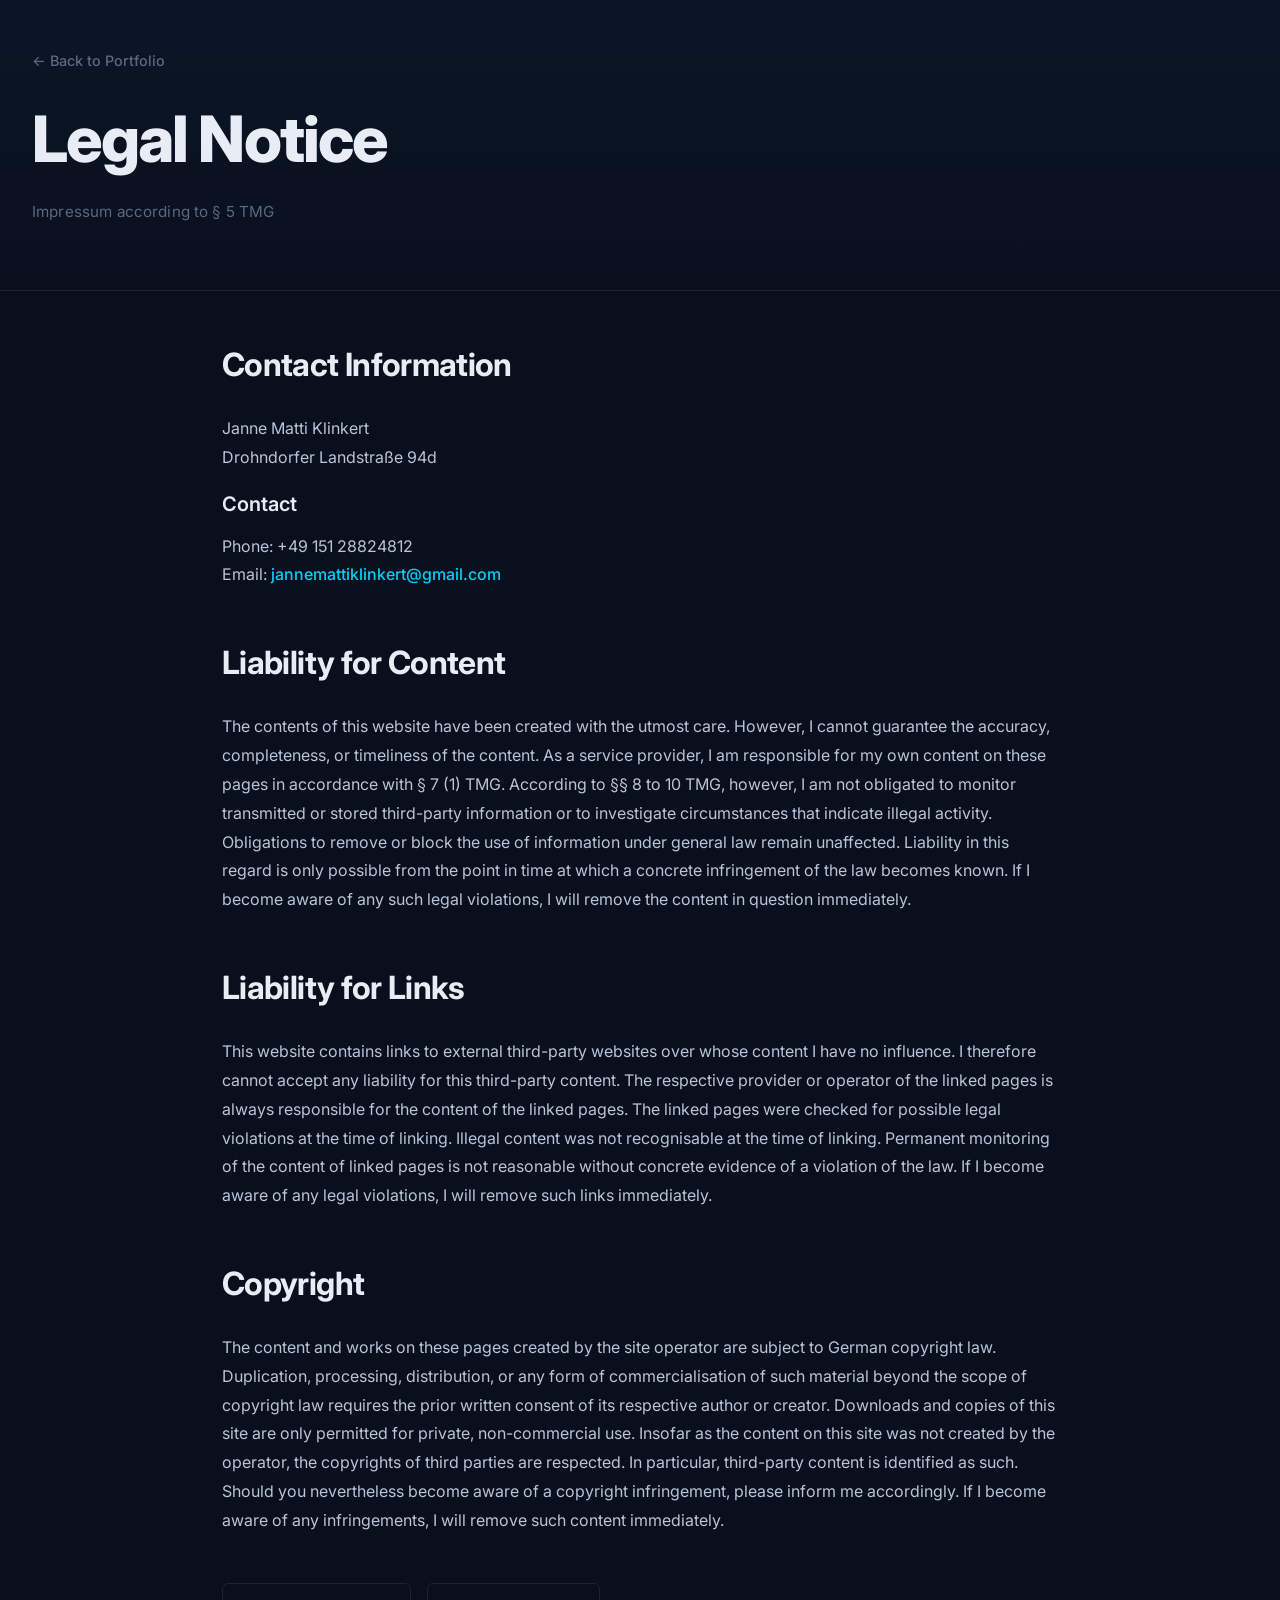
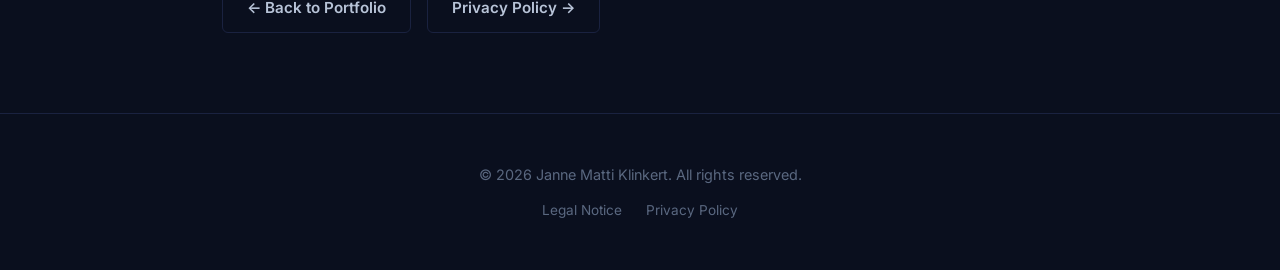
<file: legal/impressum.html>
<!doctype html>
<html lang="en">
  <head>
    <meta charset="UTF-8" />
    <meta name="viewport" content="width=device-width, initial-scale=1.0" />
    <title>Legal Notice - Janne Matti Klinkert</title>
    <link rel="preconnect" href="https://fonts.googleapis.com" />
    <link rel="preconnect" href="https://fonts.gstatic.com" crossorigin />
    <link
      href="https://fonts.googleapis.com/css2?family=Inter:wght@400;500;600;700;800&display=swap"
      rel="stylesheet"
    />
    <link rel="stylesheet" href="../styles/base.css" />
    <link rel="stylesheet" href="../styles/project.css" />
  </head>
  <body>
    <header>
      <a href="../" class="back-link">← Back to Portfolio</a>
      <h1>Legal Notice</h1>
      <p>Impressum according to § 5 TMG</p>
    </header>

    <main>
      <section>
        <h2>Contact Information</h2>
        <div class="reveal">
          <p>
            Janne Matti Klinkert<br />
            Drohndorfer Landstraße 94d<br />
          </p>

          <h3>Contact</h3>
          <p>
            Phone: +49 151 28824812<br />
            Email: <a href="mailto:jannemattiklinkert@gmail.com">jannemattiklinkert@gmail.com</a>
          </p>
        </div>
      </section>

      <section>
        <h2>Liability for Content</h2>
        <div class="reveal">
          <p>
            The contents of this website have been created with the utmost care. However, I cannot guarantee the
            accuracy, completeness, or timeliness of the content. As a service provider, I am responsible for my own
            content on these pages in accordance with § 7 (1) TMG. According to §§ 8 to 10 TMG, however, I am not
            obligated to monitor transmitted or stored third-party information or to investigate circumstances that
            indicate illegal activity. Obligations to remove or block the use of information under general law remain
            unaffected. Liability in this regard is only possible from the point in time at which a concrete
            infringement of the law becomes known. If I become aware of any such legal violations, I will remove the
            content in question immediately.
          </p>
        </div>
      </section>

      <section>
        <h2>Liability for Links</h2>
        <div class="reveal">
          <p>
            This website contains links to external third-party websites over whose content I have no influence. I
            therefore cannot accept any liability for this third-party content. The respective provider or operator of
            the linked pages is always responsible for the content of the linked pages. The linked pages were checked
            for possible legal violations at the time of linking. Illegal content was not recognisable at the time of
            linking. Permanent monitoring of the content of linked pages is not reasonable without concrete evidence of a
            violation of the law. If I become aware of any legal violations, I will remove such links immediately.
          </p>
        </div>
      </section>

      <section>
        <h2>Copyright</h2>
        <div class="reveal">
          <p>
            The content and works on these pages created by the site operator are subject to German copyright law.
            Duplication, processing, distribution, or any form of commercialisation of such material beyond the scope of
            copyright law requires the prior written consent of its respective author or creator. Downloads and copies of
            this site are only permitted for private, non-commercial use. Insofar as the content on this site was not
            created by the operator, the copyrights of third parties are respected. In particular, third-party content
            is identified as such. Should you nevertheless become aware of a copyright infringement, please inform me
            accordingly. If I become aware of any infringements, I will remove such content immediately.
          </p>
        </div>
      </section>

      <section>
        <div class="cta-buttons">
          <a href="../" class="button secondary">← Back to Portfolio</a>
          <a href="privacy.html" class="button secondary">Privacy Policy →</a>
        </div>
      </section>
    </main>

    <footer>
      <p>© <span id="current-year"></span> Janne Matti Klinkert. All rights reserved.</p>
      <div class="footer-links">
        <a href="impressum.html">Legal Notice</a>
        <a href="privacy.html">Privacy Policy</a>
      </div>
    </footer>
    <script>
      document.getElementById('current-year').textContent = new Date().getFullYear();

      const observer = new IntersectionObserver(
        (entries) => {
          entries.forEach((entry) => {
            if (entry.isIntersecting) {
              entry.target.classList.add('visible');
              observer.unobserve(entry.target);
            }
          });
        },
        { threshold: 0.1, rootMargin: '0px 0px -40px 0px' },
      );

      document.querySelectorAll('.reveal, .reveal-stagger').forEach((el) => observer.observe(el));
    </script>
  </body>
</html>
</file>
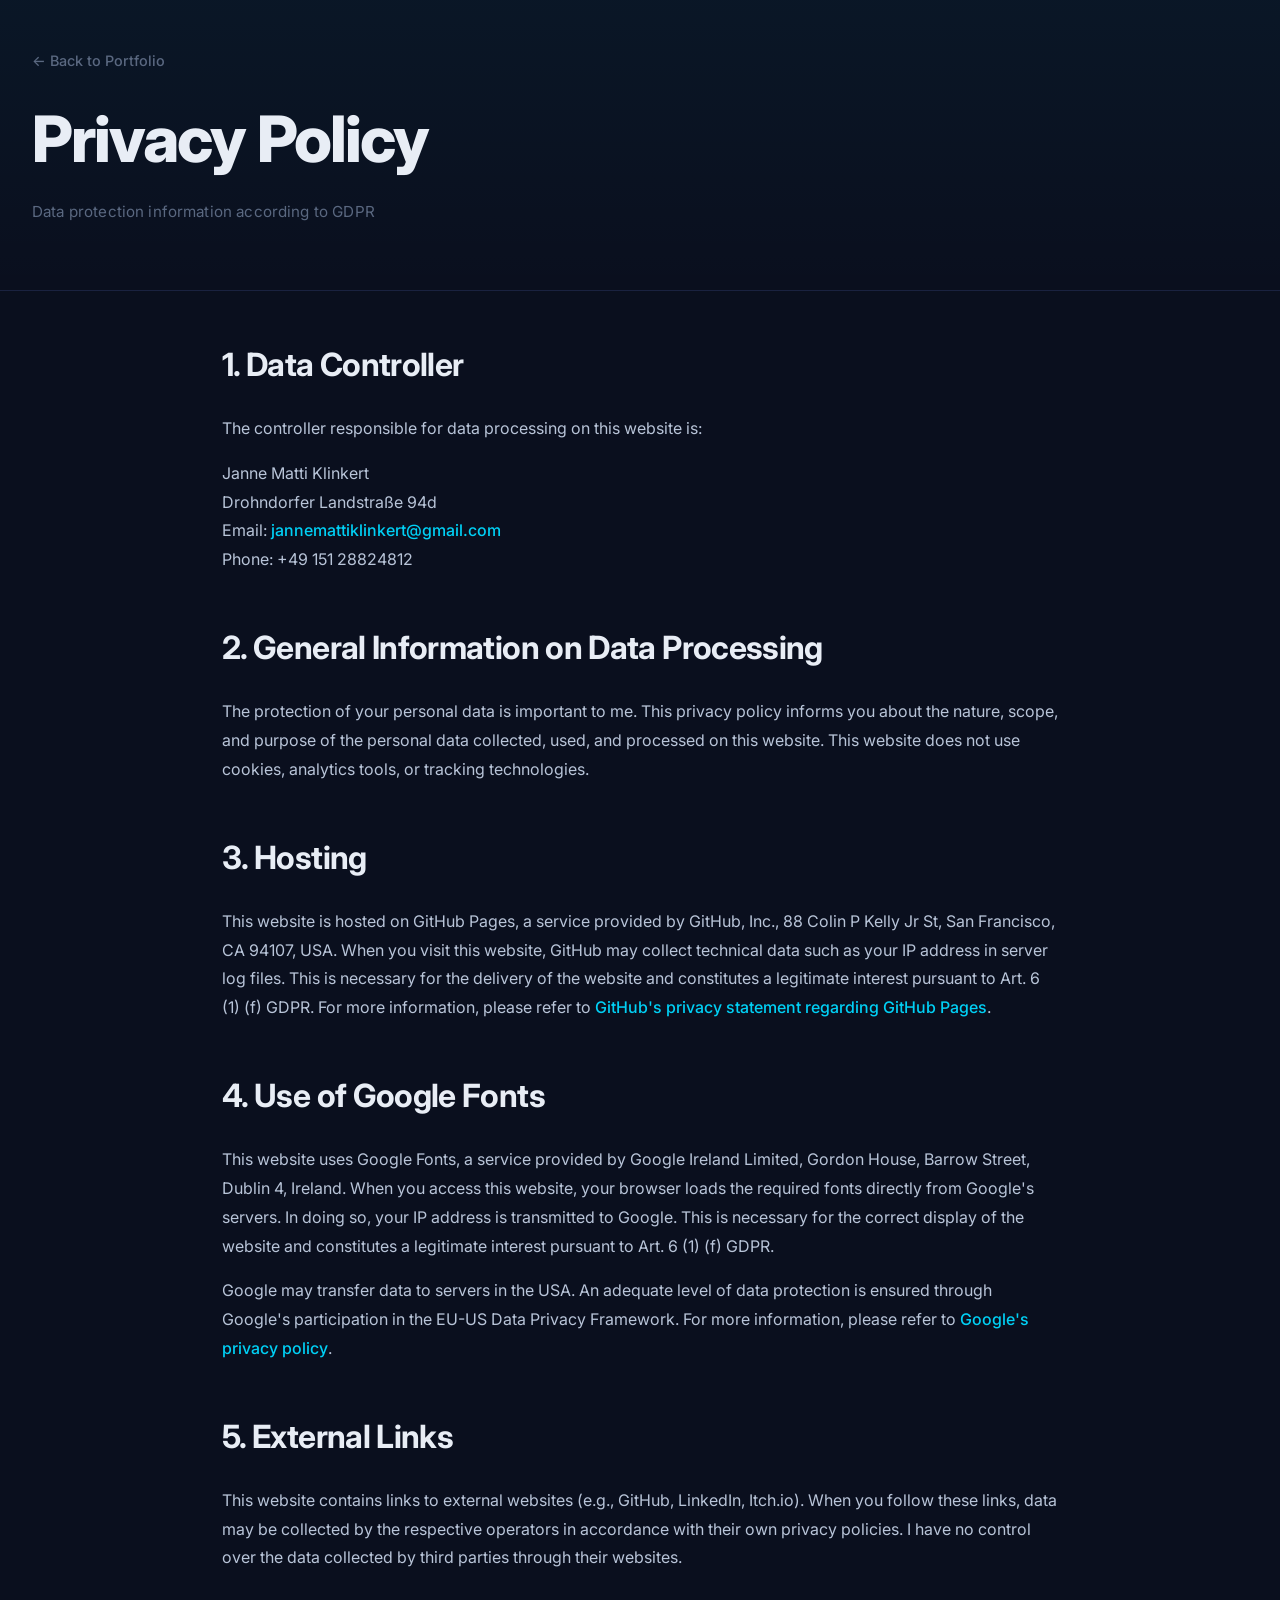
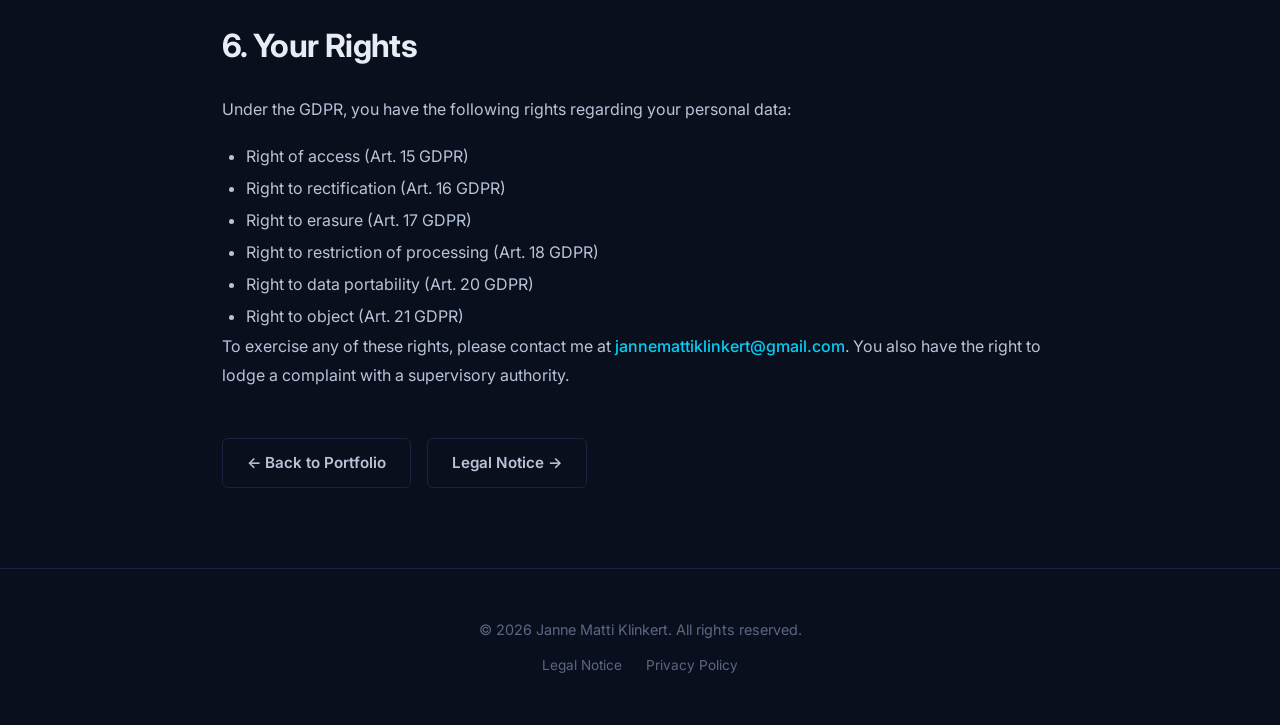
<file: legal/privacy.html>
<!doctype html>
<html lang="en">
  <head>
    <meta charset="UTF-8" />
    <meta name="viewport" content="width=device-width, initial-scale=1.0" />
    <title>Privacy Policy - Janne Matti Klinkert</title>
    <link rel="preconnect" href="https://fonts.googleapis.com" />
    <link rel="preconnect" href="https://fonts.gstatic.com" crossorigin />
    <link
      href="https://fonts.googleapis.com/css2?family=Inter:wght@400;500;600;700;800&display=swap"
      rel="stylesheet"
    />
    <link rel="stylesheet" href="../styles/base.css" />
    <link rel="stylesheet" href="../styles/project.css" />
  </head>
  <body>
    <header>
      <a href="../" class="back-link">← Back to Portfolio</a>
      <h1>Privacy Policy</h1>
      <p>Data protection information according to GDPR</p>
    </header>

    <main>
      <section>
        <h2>1. Data Controller</h2>
        <div class="reveal">
          <p>
            The controller responsible for data processing on this website is:
          </p>
          <p>
            Janne Matti Klinkert<br />
            Drohndorfer Landstraße 94d<br />
            Email: <a href="mailto:jannemattiklinkert@gmail.com">jannemattiklinkert@gmail.com</a><br />
            Phone: +49 151 28824812
          </p>
        </div>
      </section>

      <section>
        <h2>2. General Information on Data Processing</h2>
        <div class="reveal">
          <p>
            The protection of your personal data is important to me. This privacy policy informs you about the nature,
            scope, and purpose of the personal data collected, used, and processed on this website. This website does
            not use cookies, analytics tools, or tracking technologies.
          </p>
        </div>
      </section>

      <section>
        <h2>3. Hosting</h2>
        <div class="reveal">
          <p>
            This website is hosted on GitHub Pages, a service provided by GitHub, Inc., 88 Colin P Kelly Jr St,
            San Francisco, CA 94107, USA. When you visit this website, GitHub may collect technical data such as your
            IP address in server log files. This is necessary for the delivery of the website and constitutes a
            legitimate interest pursuant to Art. 6 (1) (f) GDPR. For more information, please refer to
            <a href="https://docs.github.com/en/pages/getting-started-with-github-pages/about-github-pages#data-collection" target="_blank">GitHub's privacy statement regarding GitHub Pages</a>.
          </p>
        </div>
      </section>

      <section>
        <h2>4. Use of Google Fonts</h2>
        <div class="reveal">
          <p>
            This website uses Google Fonts, a service provided by Google Ireland Limited, Gordon House, Barrow Street,
            Dublin 4, Ireland. When you access this website, your browser loads the required fonts directly from
            Google's servers. In doing so, your IP address is transmitted to Google. This is necessary for the correct
            display of the website and constitutes a legitimate interest pursuant to Art. 6 (1) (f) GDPR.
          </p>
          <p>
            Google may transfer data to servers in the USA. An adequate level of data protection is ensured through
            Google's participation in the EU-US Data Privacy Framework. For more information, please refer to
            <a href="https://policies.google.com/privacy" target="_blank">Google's privacy policy</a>.
          </p>
        </div>
      </section>

      <section>
        <h2>5. External Links</h2>
        <div class="reveal">
          <p>
            This website contains links to external websites (e.g., GitHub, LinkedIn, Itch.io). When you follow these
            links, data may be collected by the respective operators in accordance with their own privacy policies. I
            have no control over the data collected by third parties through their websites.
          </p>
        </div>
      </section>

      <section>
        <h2>6. Your Rights</h2>
        <div class="reveal">
          <p>
            Under the GDPR, you have the following rights regarding your personal data:
          </p>
          <ul style="color: var(--text); line-height: 2; padding-left: 1.5rem;">
            <li>Right of access (Art. 15 GDPR)</li>
            <li>Right to rectification (Art. 16 GDPR)</li>
            <li>Right to erasure (Art. 17 GDPR)</li>
            <li>Right to restriction of processing (Art. 18 GDPR)</li>
            <li>Right to data portability (Art. 20 GDPR)</li>
            <li>Right to object (Art. 21 GDPR)</li>
          </ul>
          <p>
            To exercise any of these rights, please contact me at
            <a href="mailto:jannemattiklinkert@gmail.com">jannemattiklinkert@gmail.com</a>.
            You also have the right to lodge a complaint with a supervisory authority.
          </p>
        </div>
      </section>

      <section>
        <div class="cta-buttons">
          <a href="../" class="button secondary">← Back to Portfolio</a>
          <a href="impressum.html" class="button secondary">Legal Notice →</a>
        </div>
      </section>
    </main>

    <footer>
      <p>© <span id="current-year"></span> Janne Matti Klinkert. All rights reserved.</p>
      <div class="footer-links">
        <a href="impressum.html">Legal Notice</a>
        <a href="privacy.html">Privacy Policy</a>
      </div>
    </footer>
    <script>
      document.getElementById('current-year').textContent = new Date().getFullYear();

      const observer = new IntersectionObserver(
        (entries) => {
          entries.forEach((entry) => {
            if (entry.isIntersecting) {
              entry.target.classList.add('visible');
              observer.unobserve(entry.target);
            }
          });
        },
        { threshold: 0.1, rootMargin: '0px 0px -40px 0px' },
      );

      document.querySelectorAll('.reveal, .reveal-stagger').forEach((el) => observer.observe(el));
    </script>
  </body>
</html>
</file>
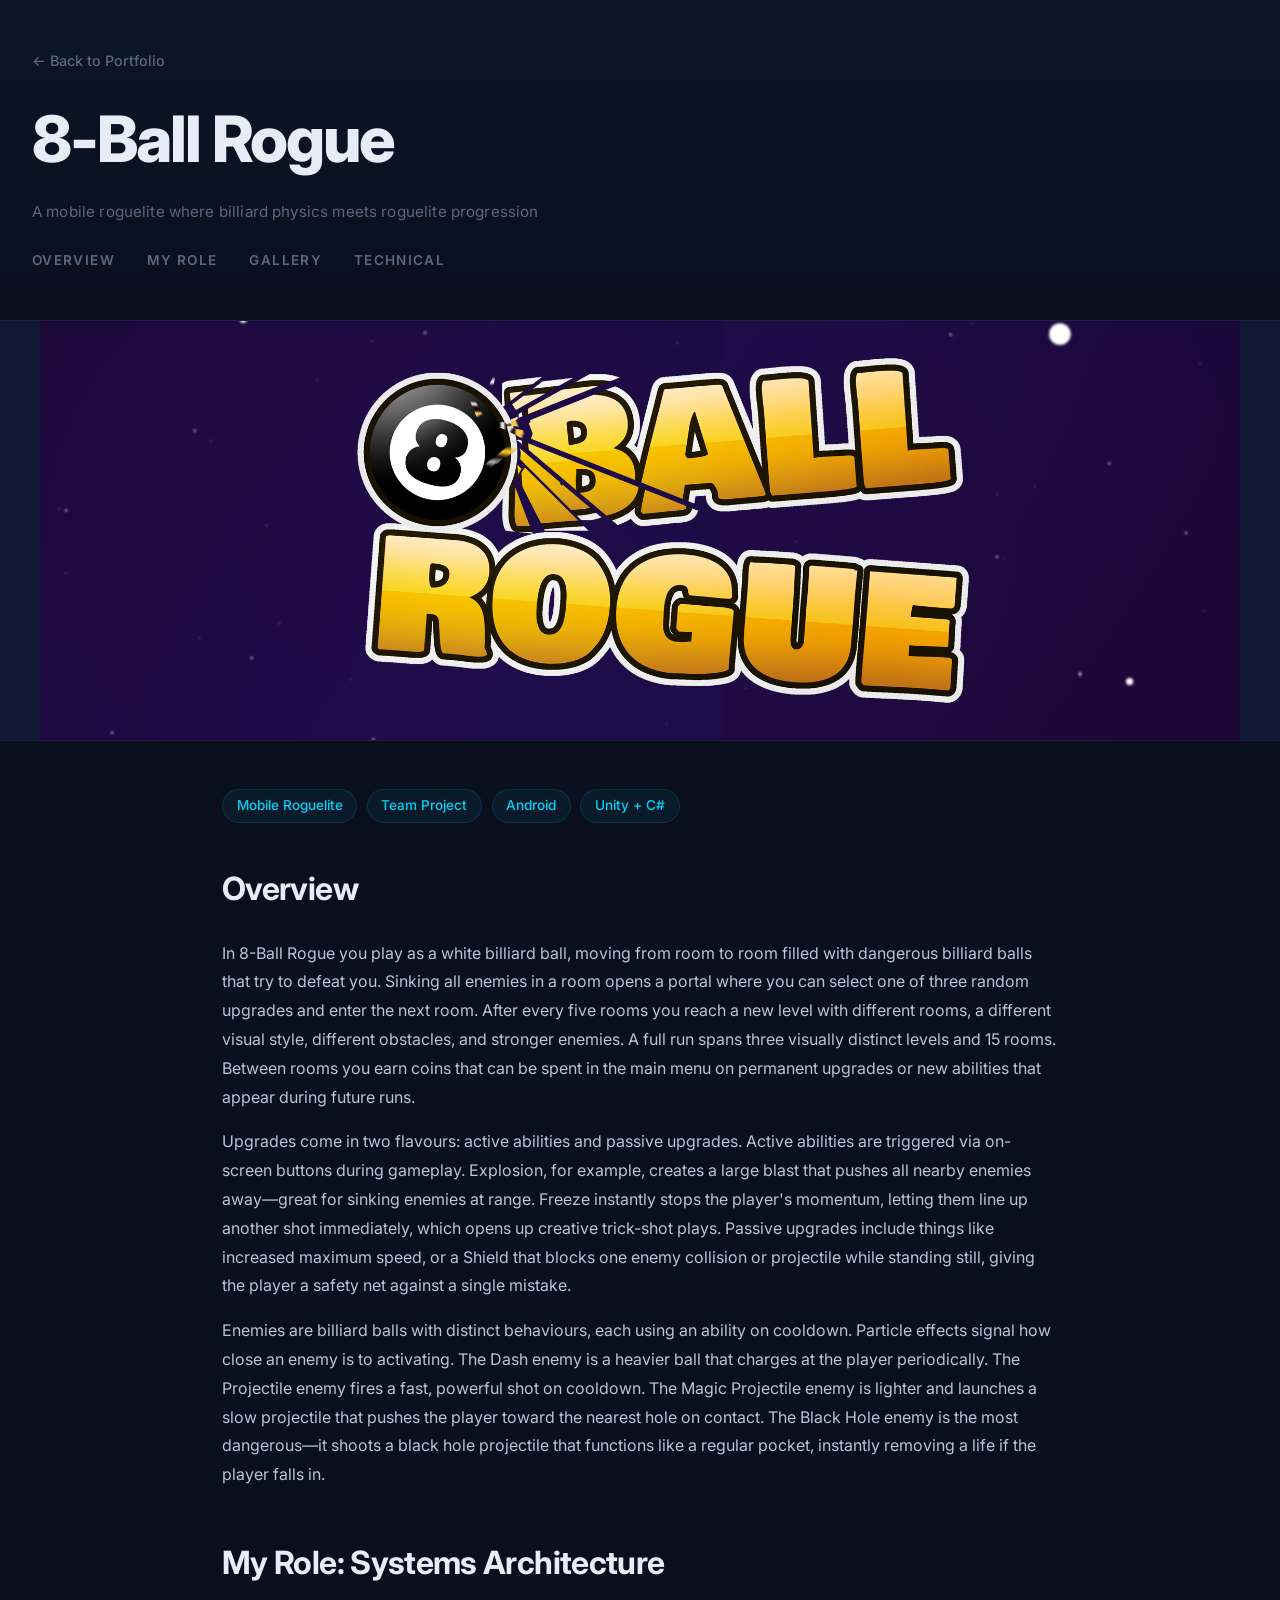
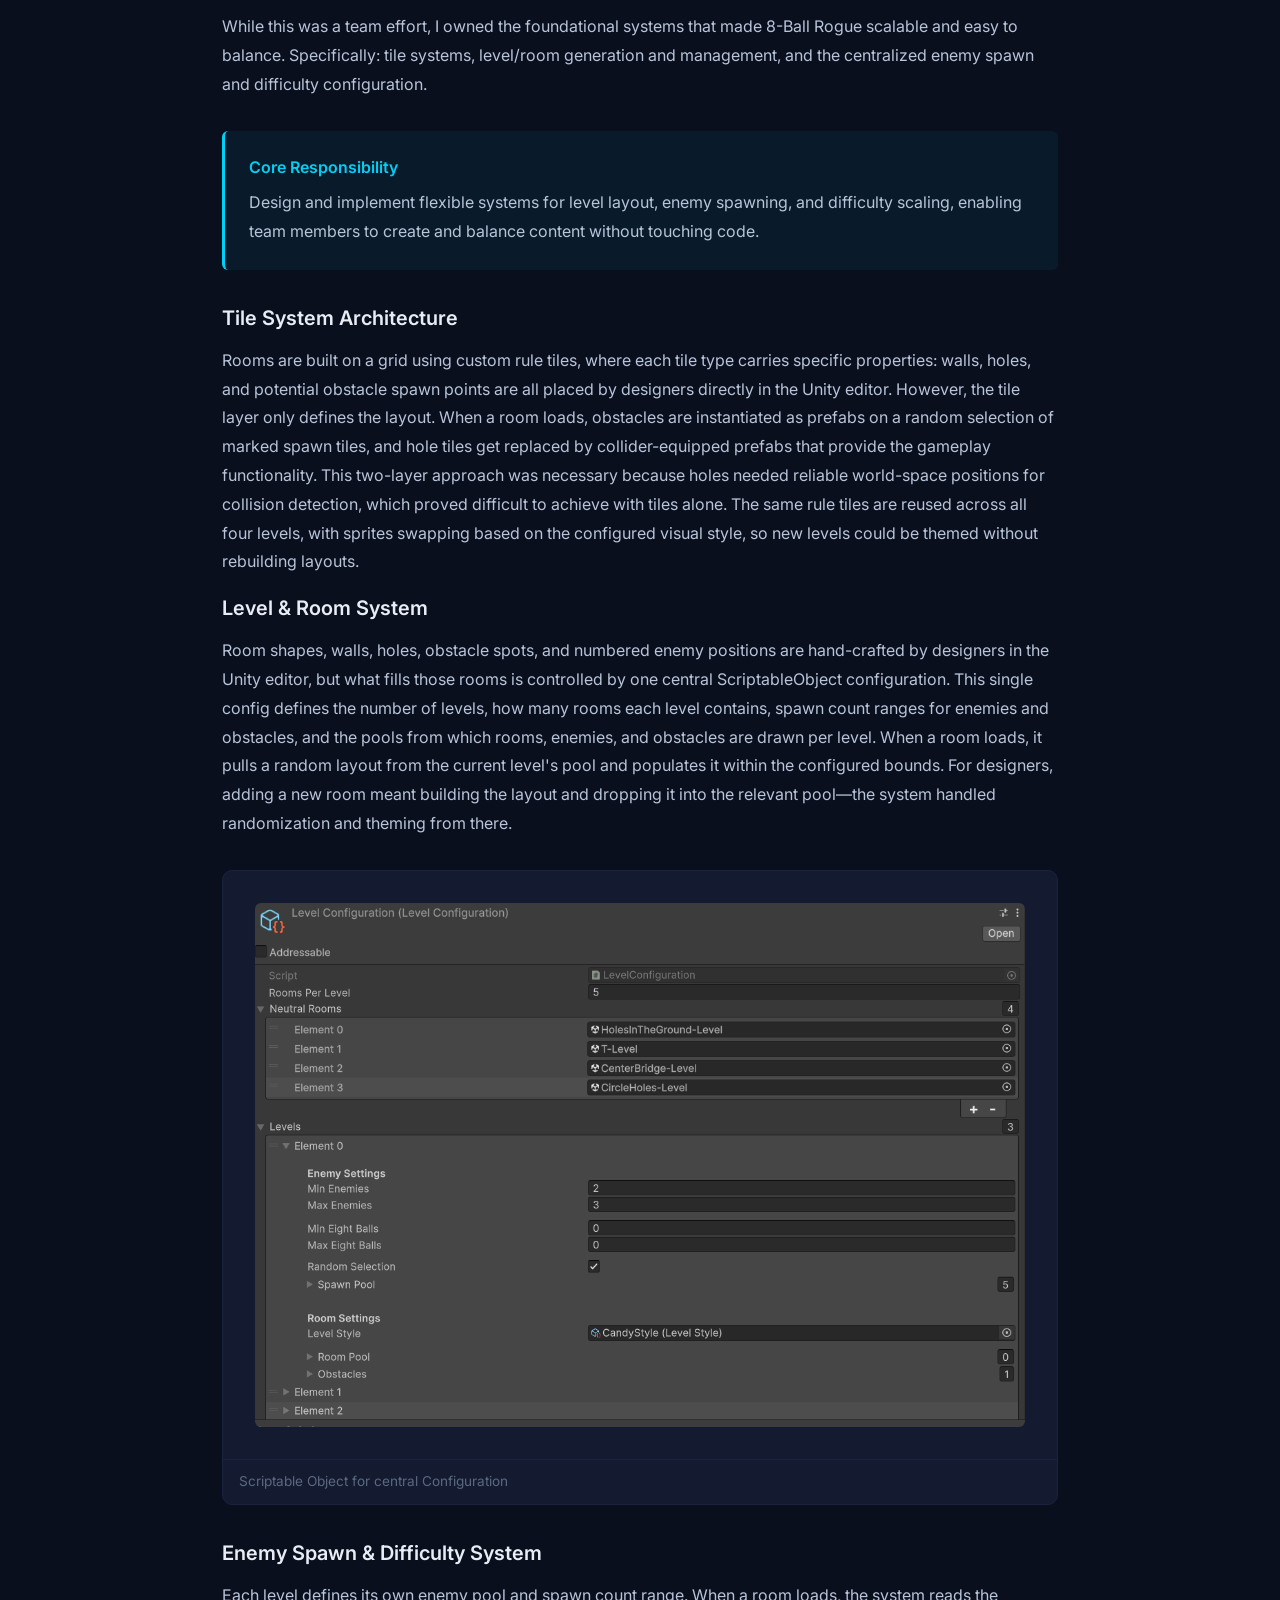
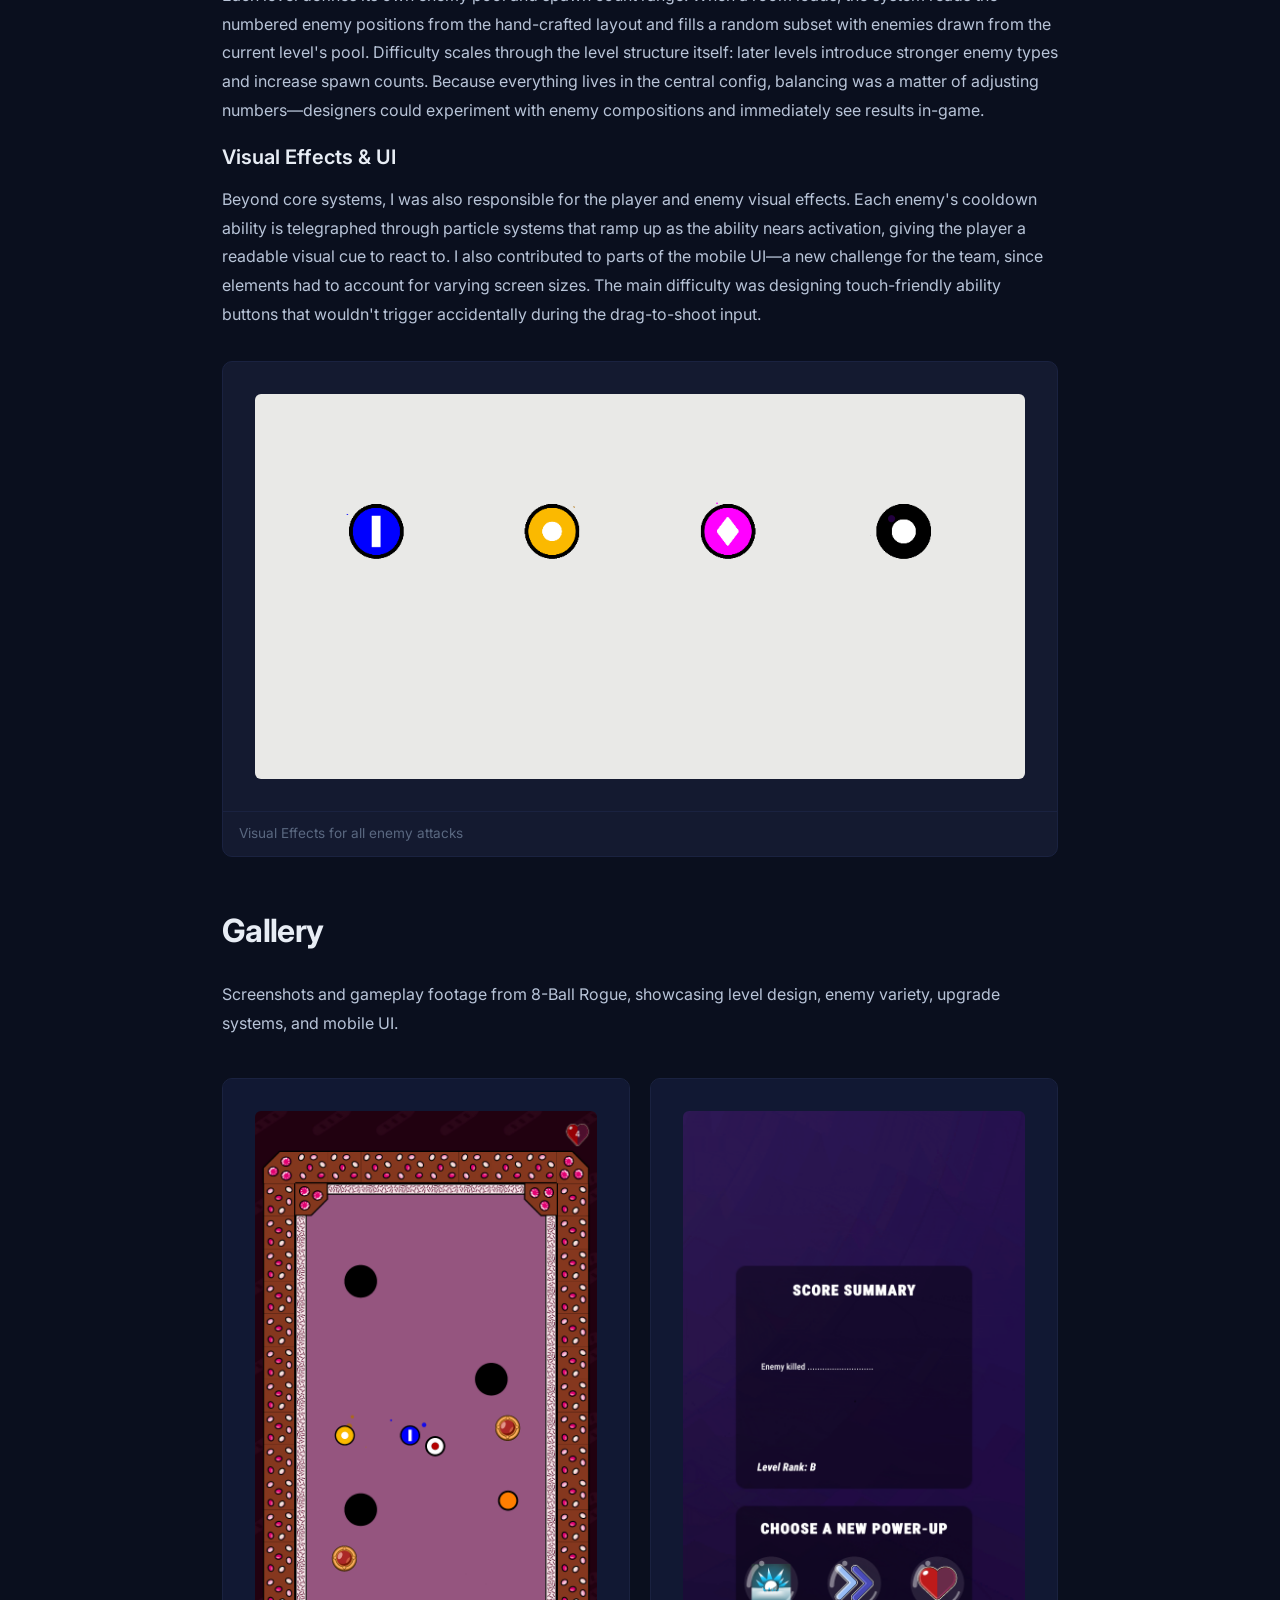
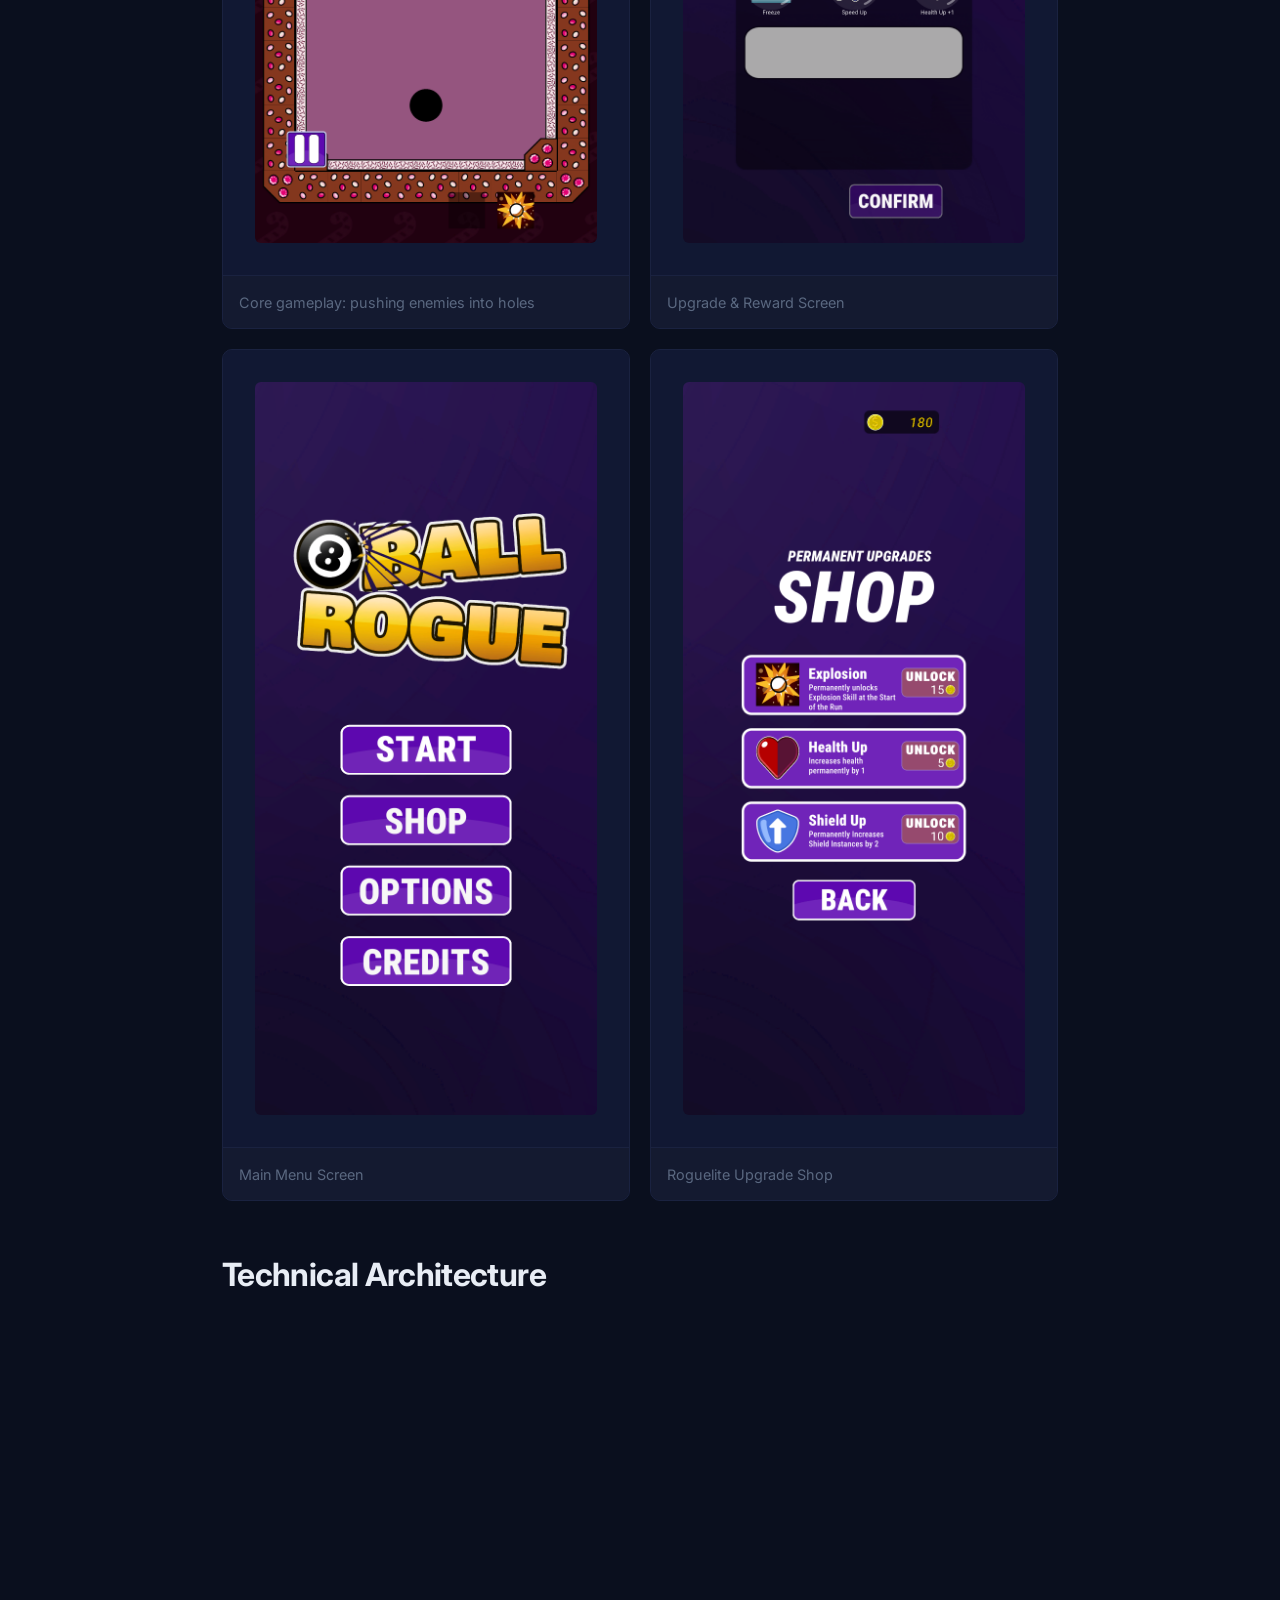
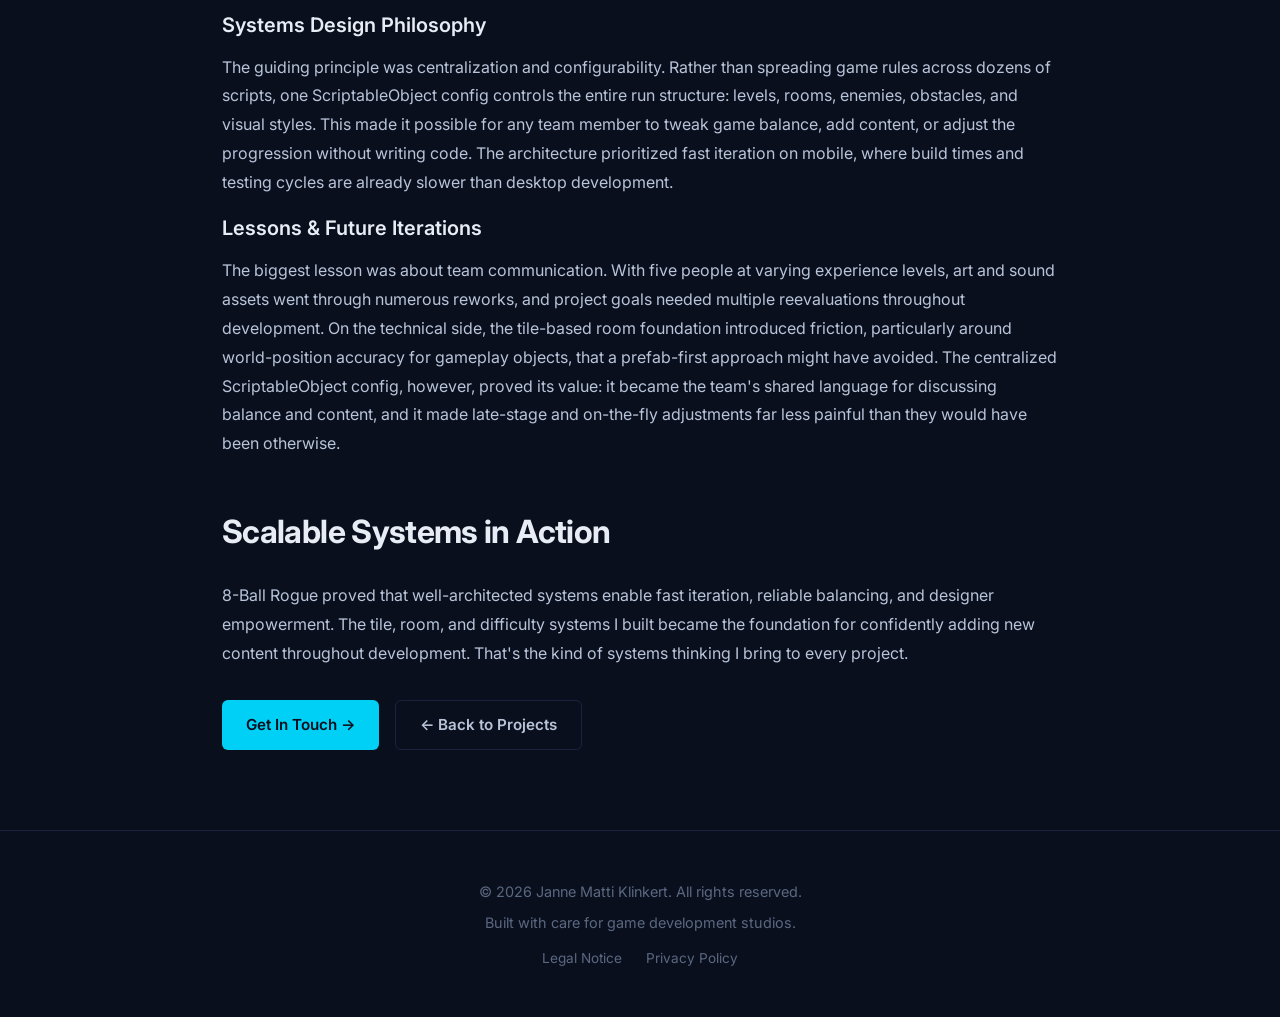
<file: projects/8ball-rogue.html>
<!doctype html>
<html lang="en">
  <head>
    <meta charset="UTF-8" />
    <meta name="viewport" content="width=device-width, initial-scale=1.0" />
    <title>8-Ball Rogue - Janne Matti Klinkert</title>
    <link rel="preconnect" href="https://fonts.googleapis.com" />
    <link rel="preconnect" href="https://fonts.gstatic.com" crossorigin />
    <link
      href="https://fonts.googleapis.com/css2?family=Inter:wght@400;500;600;700;800&display=swap"
      rel="stylesheet"
    />
    <link rel="stylesheet" href="../styles/base.css" />
    <link rel="stylesheet" href="../styles/project.css" />
  </head>
  <body>
    <!-- Header -->
    <header>
      <a href="../" class="back-link">← Back to Portfolio</a>
      <h1>8-Ball Rogue</h1>
      <p>A mobile roguelite where billiard physics meets roguelite progression</p>
      <nav>
        <a href="#overview">Overview</a>
        <a href="#my-role">My Role</a>
        <a href="#gallery">Gallery</a>
        <a href="#technical">Technical</a>
      </nav>
    </header>

    <!-- Hero Image -->
    <div class="hero-banner">
      <div class="hero-image">
        <img src="../images/8ball-rogue-hero.png" alt="8-Ball Rogue gameplay showcase" />
      </div>
    </div>

    <main>
      <!-- Overview Section -->
      <section id="overview">
        <div class="project-hero">
          <div class="project-meta">
            <span>Mobile Roguelite</span>
            <span>Team Project</span>
            <span>Android</span>
            <span>Unity + C#</span>
          </div>
        </div>

        <h2>Overview</h2>
        <div class="reveal">
          <p>
            In 8-Ball Rogue you play as a white billiard ball, moving from room to room filled with dangerous billiard
            balls that try to defeat you. Sinking all enemies in a room opens a portal where you can select one of three
            random upgrades and enter the next room. After every five rooms you reach a new level with different rooms,
            a different visual style, different obstacles, and stronger enemies. A full run spans three visually
            distinct levels and 15 rooms. Between rooms you earn coins that can be spent in the main menu on permanent
            upgrades or new abilities that appear during future runs.
          </p>

          <p>
            Upgrades come in two flavours: active abilities and passive upgrades. Active abilities are triggered via
            on-screen buttons during gameplay. Explosion, for example, creates a large blast that pushes all nearby
            enemies away—great for sinking enemies at range. Freeze instantly stops the player's momentum, letting them
            line up another shot immediately, which opens up creative trick-shot plays. Passive upgrades include things
            like increased maximum speed, or a Shield that blocks one enemy collision or projectile while standing
            still, giving the player a safety net against a single mistake.
          </p>

          <p>
            Enemies are billiard balls with distinct behaviours, each using an ability on cooldown. Particle effects
            signal how close an enemy is to activating. The Dash enemy is a heavier ball that charges at the player
            periodically. The Projectile enemy fires a fast, powerful shot on cooldown. The Magic Projectile enemy is
            lighter and launches a slow projectile that pushes the player toward the nearest hole on contact. The Black
            Hole enemy is the most dangerous—it shoots a black hole projectile that functions like a regular pocket,
            instantly removing a life if the player falls in.
          </p>
        </div>
      </section>

      <!-- My Role Section -->
      <section id="my-role">
        <h2>My Role: Systems Architecture</h2>
        <div class="reveal">
          <p>
            While this was a team effort, I owned the foundational systems that made 8-Ball Rogue scalable and easy to
            balance. Specifically: tile systems, level/room generation and management, and the centralized enemy spawn
            and difficulty configuration.
          </p>

          <div class="highlight-box">
            <h4>Core Responsibility</h4>
            <p>
              Design and implement flexible systems for level layout, enemy spawning, and difficulty scaling, enabling
              team members to create and balance content without touching code.
            </p>
          </div>

          <h3>Tile System Architecture</h3>
          <p>
            Rooms are built on a grid using custom rule tiles, where each tile type carries specific properties: walls,
            holes, and potential obstacle spawn points are all placed by designers directly in the Unity editor.
            However, the tile layer only defines the layout. When a room loads, obstacles are instantiated as prefabs on
            a random selection of marked spawn tiles, and hole tiles get replaced by collider-equipped prefabs that
            provide the gameplay functionality. This two-layer approach was necessary because holes needed reliable
            world-space positions for collision detection, which proved difficult to achieve with tiles alone. The same
            rule tiles are reused across all four levels, with sprites swapping based on the configured visual style, so
            new levels could be themed without rebuilding layouts.
          </p>

          <h3>Level & Room System</h3>
          <p>
            Room shapes, walls, holes, obstacle spots, and numbered enemy positions are hand-crafted by designers in the
            Unity editor, but what fills those rooms is controlled by one central ScriptableObject configuration. This
            single config defines the number of levels, how many rooms each level contains, spawn count ranges for
            enemies and obstacles, and the pools from which rooms, enemies, and obstacles are drawn per level. When a
            room loads, it pulls a random layout from the current level's pool and populates it within the configured
            bounds. For designers, adding a new room meant building the layout and dropping it into the relevant
            pool—the system handled randomization and theming from there.
          </p>

          <figure class="inline-figure">
            <div class="image-padded">
              <img
                src="../images/8ball-rogue-configurations.png"
                alt="Central ScriptableObject configuration in the Unity inspector"
              />
            </div>
            <figcaption>Scriptable Object for central Configuration</figcaption>
          </figure>

          <h3>Enemy Spawn & Difficulty System</h3>
          <p>
            Each level defines its own enemy pool and spawn count range. When a room loads, the system reads the
            numbered enemy positions from the hand-crafted layout and fills a random subset with enemies drawn from the
            current level's pool. Difficulty scales through the level structure itself: later levels introduce stronger
            enemy types and increase spawn counts. Because everything lives in the central config, balancing was a
            matter of adjusting numbers—designers could experiment with enemy compositions and immediately see results
            in-game.
          </p>

          <h3>Visual Effects & UI</h3>
          <p>
            Beyond core systems, I was also responsible for the player and enemy visual effects. Each enemy's cooldown
            ability is telegraphed through particle systems that ramp up as the ability nears activation, giving the
            player a readable visual cue to react to. I also contributed to parts of the mobile UI—a new challenge for
            the team, since elements had to account for varying screen sizes. The main difficulty was designing
            touch-friendly ability buttons that wouldn't trigger accidentally during the drag-to-shoot input.
          </p>

          <figure class="inline-figure">
            <div class="image-padded">
              <img src="../images/8ball-rogue-enemies.gif" alt="Visual Effects for all enemy attacks" />
            </div>
            <figcaption>Visual Effects for all enemy attacks</figcaption>
          </figure>
        </div>
      </section>

      <!-- Gallery Section -->
      <section id="gallery">
        <h2>Gallery</h2>
        <p>
          Screenshots and gameplay footage from 8-Ball Rogue, showcasing level design, enemy variety, upgrade systems,
          and mobile UI.
        </p>

        <div class="gallery">
          <div class="gallery-grid reveal-stagger">
            <div class="gallery-item">
              <div class="gallery-image">
                <div class="image-padded">
                  <img src="../images/8ball-rogue-gameplay.gif" alt="8-Ball Rogue gameplay showcase" />
                </div>
              </div>
              <div class="gallery-caption">Core gameplay: pushing enemies into holes</div>
            </div>

            <div class="gallery-item">
              <div class="gallery-image">
                <div class="image-padded">
                  <img src="../images/8ball-Rogue-upgrades.gif" alt="Upgrade and reward screen" />
                </div>
              </div>
              <div class="gallery-caption">Upgrade & Reward Screen</div>
            </div>

            <div class="gallery-item">
              <div class="gallery-image">
                <div class="image-padded">
                  <img src="../images/8ball-rogue-menu.png" alt="Main menu screen" />
                </div>
              </div>
              <div class="gallery-caption">Main Menu Screen</div>
            </div>

            <div class="gallery-item">
              <div class="gallery-image">
                <div class="image-padded">
                  <img src="../images/8ball-rogue-shop.png" alt="Roguelite upgrade shop" />
                </div>
              </div>
              <div class="gallery-caption">Roguelite Upgrade Shop</div>
            </div>
          </div>
        </div>
      </section>

      <!-- Technical Section -->
      <section id="technical">
        <h2>Technical Architecture</h2>

        <div class="tech-details reveal">
          <h3>Tech Stack</h3>
          <div class="details-grid">
            <div class="detail-item">
              <h4>Platform</h4>
              <p>Android (Mobile)</p>
            </div>
            <div class="detail-item">
              <h4>Engine</h4>
              <p>Unity</p>
            </div>
            <div class="detail-item">
              <h4>Language</h4>
              <p>C#</p>
            </div>
            <div class="detail-item">
              <h4>Team Size</h4>
              <p>5 (multi-disciplinary)</p>
            </div>
          </div>
        </div>

        <div class="reveal">
          <h3>Systems Design Philosophy</h3>
          <p>
            The guiding principle was centralization and configurability. Rather than spreading game rules across dozens
            of scripts, one ScriptableObject config controls the entire run structure: levels, rooms, enemies,
            obstacles, and visual styles. This made it possible for any team member to tweak game balance, add content,
            or adjust the progression without writing code. The architecture prioritized fast iteration on mobile, where
            build times and testing cycles are already slower than desktop development.
          </p>

          <h3>Lessons & Future Iterations</h3>
          <p>
            The biggest lesson was about team communication. With five people at varying experience levels, art and
            sound assets went through numerous reworks, and project goals needed multiple reevaluations throughout
            development. On the technical side, the tile-based room foundation introduced friction, particularly around
            world-position accuracy for gameplay objects, that a prefab-first approach might have avoided. The
            centralized ScriptableObject config, however, proved its value: it became the team's shared language for
            discussing balance and content, and it made late-stage and on-the-fly adjustments far less painful than they
            would have been otherwise.
          </p>
        </div>
      </section>

      <!-- CTA Section -->
      <section>
        <h2>Scalable Systems in Action</h2>
        <p>
          8-Ball Rogue proved that well-architected systems enable fast iteration, reliable balancing, and designer
          empowerment. The tile, room, and difficulty systems I built became the foundation for confidently adding new
          content throughout development. That's the kind of systems thinking I bring to every project.
        </p>
        <div class="cta-buttons">
          <a href="../#contact" class="button"> Get In Touch → </a>
          <a href="../#projects" class="button secondary"> ← Back to Projects </a>
        </div>
      </section>
    </main>

    <!-- Footer -->
    <footer>
      <p>© <span id="current-year"></span> Janne Matti Klinkert. All rights reserved.</p>
      <p>Built with care for game development studios.</p>
      <div class="footer-links">
        <a href="../legal/impressum.html">Legal Notice</a>
        <a href="../legal/privacy.html">Privacy Policy</a>
      </div>
    </footer>
    <script>
      document.getElementById('current-year').textContent = new Date().getFullYear();

      const observer = new IntersectionObserver(
        (entries) => {
          entries.forEach((entry) => {
            if (entry.isIntersecting) {
              entry.target.classList.add('visible');
              observer.unobserve(entry.target);
            }
          });
        },
        { threshold: 0.1, rootMargin: '0px 0px -40px 0px' },
      );

      document.querySelectorAll('.reveal, .reveal-stagger').forEach((el) => observer.observe(el));
    </script>
  </body>
</html>
</file>
<file: styles/base.css>
* {
  margin: 0;
  padding: 0;
  box-sizing: border-box;
}

:root {
  --bg-primary: #0a0f1e;
  --bg-elevated: #111833;
  --bg-card: #141a30;
  --text: #b8c4d8;
  --text-bright: #e8edf5;
  --text-muted: #5a6880;
  --accent: #00d0f5;
  --accent-dim: rgba(0, 208, 245, 0.06);
  --accent-glow: rgba(0, 208, 245, 0.15);
  --accent-border: rgba(0, 208, 245, 0.2);
  --border: #1a2240;
}

html {
  scroll-behavior: smooth;
}

body {
  font-family: 'Inter', 'Segoe UI', system-ui, -apple-system, sans-serif;
  background-color: var(--bg-primary);
  color: var(--text);
  line-height: 1.6;
}

/* Typography */
h1 {
  font-size: clamp(2.5rem, 5vw, 4rem);
  font-weight: 800;
  margin-bottom: 0.5rem;
  letter-spacing: -0.03em;
  color: var(--text-bright);
}

h3 {
  font-size: 1.25rem;
  font-weight: 600;
  margin-bottom: 0.75rem;
  color: var(--text-bright);
}

p {
  font-size: 1rem;
  margin-bottom: 1rem;
  color: var(--text);
}

a {
  color: var(--accent);
  text-decoration: none;
  transition: color 0.25s ease;
  font-weight: 500;
}

a:hover {
  color: var(--text-bright);
}

/* Header & Navigation */
header {
  padding: 3rem 2rem;
  text-align: left;
  border-bottom: 1px solid var(--border);
  background: linear-gradient(180deg, rgba(0, 208, 245, 0.03) 0%, transparent 100%);
}

header p {
  margin-top: 0.5rem;
  color: var(--text-muted);
  font-weight: 400;
  font-size: 1.05rem;
  letter-spacing: 0.01em;
}

nav {
  display: flex;
  gap: 2rem;
  margin-top: 1.5rem;
  flex-wrap: wrap;
}

nav a {
  text-transform: uppercase;
  letter-spacing: 0.1em;
  font-size: 0.85rem;
  font-weight: 600;
  position: relative;
  color: var(--text-muted);
  transition: color 0.25s ease;
}

nav a::after {
  content: '';
  position: absolute;
  bottom: -4px;
  left: 0;
  width: 0;
  height: 2px;
  background: var(--accent);
  transition: width 0.3s ease;
}

nav a:hover {
  color: var(--accent);
  text-decoration: none;
}

nav a:hover::after {
  width: 100%;
}

/* Footer */
footer {
  text-align: center;
  padding: 3rem 2rem;
  border-top: 1px solid var(--border);
  margin-top: 4rem;
}

footer p {
  margin-bottom: 0.3rem;
  font-size: 0.9rem;
  color: var(--text-muted);
}

.footer-links {
  display: flex;
  justify-content: center;
  gap: 1.5rem;
  margin-top: 0.75rem;
}

.footer-links a {
  font-size: 0.85rem;
  color: var(--text-muted);
  font-weight: 400;
}

.footer-links a:hover {
  color: var(--accent);
}

/* Scroll Reveal Animations */
.reveal {
  opacity: 0;
  transform: translateY(20px);
  transition: opacity 0.7s ease, transform 0.7s ease;
}

.reveal.visible {
  opacity: 1;
  transform: translateY(0);
}

.reveal-stagger > * {
  opacity: 0;
  transform: translateY(16px);
  transition: opacity 0.5s ease, transform 0.5s ease;
}

.reveal-stagger.visible > * {
  opacity: 1;
  transform: translateY(0);
}

.reveal-stagger.visible > :nth-child(1) { transition-delay: 0s; }
.reveal-stagger.visible > :nth-child(2) { transition-delay: 0.1s; }
.reveal-stagger.visible > :nth-child(3) { transition-delay: 0.15s; }
.reveal-stagger.visible > :nth-child(4) { transition-delay: 0.2s; }

@media (prefers-reduced-motion: reduce) {
  .reveal,
  .reveal-stagger > * {
    opacity: 1;
    transform: none;
    transition: none;
  }
}

/* Responsive */
@media (max-width: 768px) {
  header {
    padding: 2rem 1.5rem;
  }

  nav {
    gap: 1rem;
  }
}

@media (max-width: 480px) {
  h1 {
    font-size: 2rem;
  }

  nav {
    gap: 0.75rem;
  }
}
</file>
<file: styles/project.css>
/* Typography */
h2 {
  font-size: 2rem;
  font-weight: 700;
  margin: 2.5rem 0 1.5rem 0;
  color: var(--text-bright);
  letter-spacing: -0.02em;
}

/* Header — project pages */
header {
  background: linear-gradient(180deg, rgba(0, 208, 245, 0.04) 0%, transparent 100%);
}

header p {
  font-size: 0.95rem;
}

nav a {
  font-size: 0.85rem;
}

/* Back Link */
.back-link {
  display: inline-flex;
  align-items: center;
  gap: 0.5rem;
  margin-bottom: 1rem;
  font-size: 0.9rem;
  color: var(--text-muted);
  font-weight: 500;
}

.back-link:hover {
  color: var(--accent);
  text-decoration: none;
}

/* Hero Banner */
.hero-banner {
  width: 100%;
  max-height: 420px;
  overflow: hidden;
  background: var(--bg-elevated);
  border-bottom: 1px solid var(--border);
}

.hero-image {
  width: 100%;
  max-width: 1200px;
  margin: 0 auto;
  max-height: 420px;
  display: flex;
  align-items: center;
  justify-content: center;
}

.hero-image img {
  width: 100%;
  height: 100%;
  max-height: 420px;
  object-fit: cover;
  display: block;
}

.hero-placeholder {
  font-size: 0.9rem;
  color: var(--text-muted);
  text-align: center;
  padding: 6rem 2rem;
  width: 100%;
}

/* Main Container */
main {
  max-width: 900px;
  margin: 0 auto;
  padding: 0 2rem;
}

/* Content Sections */
section {
  margin: 3rem 0;
}

section:last-child {
  margin-bottom: 5rem;
}

p {
  line-height: 1.8;
}

/* Project Hero */
.project-hero {
  margin: 3rem 0 2.5rem 0;
}

.project-meta {
  display: flex;
  gap: 0.6rem;
  flex-wrap: wrap;
  margin-bottom: 1rem;
}

.project-meta span {
  display: inline-block;
  padding: 0.35rem 0.85rem;
  background: var(--accent-dim);
  border: 1px solid rgba(0, 208, 245, 0.12);
  border-radius: 20px;
  font-weight: 500;
  font-size: 0.85rem;
  color: var(--accent);
}

/* Image Gallery */
.gallery {
  margin: 2.5rem 0;
}

.gallery-grid {
  display: grid;
  grid-template-columns: repeat(auto-fit, minmax(280px, 1fr));
  gap: 1.25rem;
  margin: 1.5rem 0;
}

.gallery-item {
  border-radius: 10px;
  overflow: hidden;
  border: 1px solid var(--border);
  transition: transform 0.3s ease, border-color 0.3s ease, box-shadow 0.3s ease;
  background: var(--bg-card);
  display: flex;
  flex-direction: column;
}

.gallery-item:hover {
  transform: translateY(-3px);
  border-color: var(--accent-border);
  box-shadow: 0 6px 24px rgba(0, 208, 245, 0.08);
}

.gallery-image {
  width: 100%;
  min-height: 200px;
  background: var(--bg-elevated);
  display: flex;
  align-items: center;
  justify-content: center;
  overflow: hidden;
  position: relative;
}

.gallery-image img,
.gallery-image video {
  width: 100%;
  height: 100%;
  object-fit: cover;
  display: block;
}

.image-padded {
  padding: 2rem;
  width: 100%;
}

.image-padded img {
  border-radius: 6px;
}

.gallery-caption {
  padding: 0.9rem 1rem;
  background: var(--bg-card);
  border-top: 1px solid var(--border);
  font-size: 0.9rem;
  color: var(--text-muted);
}

/* Technical Details */
.tech-details {
  background: var(--bg-card);
  padding: 2rem;
  border-radius: 10px;
  border: 1px solid var(--border);
  border-left: 3px solid var(--accent);
  margin: 2rem 0;
}

.tech-details h3 {
  margin-top: 0;
  color: var(--text-bright);
}

.details-grid {
  display: grid;
  grid-template-columns: repeat(auto-fit, minmax(200px, 1fr));
  gap: 1.5rem;
  margin-top: 1.25rem;
}

.detail-item h4 {
  font-size: 0.8rem;
  text-transform: uppercase;
  color: var(--accent);
  letter-spacing: 0.1em;
  margin-bottom: 0.4rem;
  font-weight: 600;
}

.detail-item p {
  margin-bottom: 0;
  font-size: 0.95rem;
  line-height: 1.6;
  color: var(--text);
}

/* Highlight Box */
.highlight-box {
  background: var(--accent-dim);
  border-left: 3px solid var(--accent);
  padding: 1.5rem;
  border-radius: 6px;
  margin: 2rem 0;
}

.highlight-box h4 {
  color: var(--accent);
  margin-bottom: 0.5rem;
  font-weight: 600;
}

.highlight-box p {
  color: var(--text);
  margin-bottom: 0;
}

/* Inline Figure — screenshots mixed into text */
.inline-figure {
  margin: 2rem 0;
  border-radius: 10px;
  overflow: hidden;
  border: 1px solid var(--border);
  background: var(--bg-card);
}

.inline-figure img {
  width: 100%;
  display: block;
  object-fit: cover;
}

.inline-figure figcaption {
  padding: 0.7rem 1rem;
  font-size: 0.85rem;
  color: var(--text-muted);
  border-top: 1px solid var(--border);
}

/* CTA Buttons */
.cta-buttons {
  display: flex;
  gap: 1rem;
  margin-top: 2rem;
  flex-wrap: wrap;
}

.button {
  display: inline-flex;
  align-items: center;
  gap: 0.5rem;
  padding: 0.75rem 1.5rem;
  background: var(--accent);
  color: var(--bg-primary);
  border-radius: 6px;
  font-weight: 600;
  font-size: 0.95rem;
  transition: all 0.25s ease;
  text-decoration: none;
}

.button:hover {
  box-shadow: 0 4px 20px var(--accent-glow);
  transform: translateY(-2px);
  text-decoration: none;
  color: var(--bg-primary);
}

.button.secondary {
  background: transparent;
  color: var(--text);
  border: 1px solid var(--border);
}

.button.secondary:hover {
  border-color: var(--accent-border);
  color: var(--accent);
  background: var(--accent-dim);
}

/* Responsive */
@media (max-width: 768px) {
  .hero-banner {
    max-height: 240px;
  }

  .hero-image {
    max-height: 240px;
  }

  .hero-image img {
    max-height: 240px;
  }

  .hero-placeholder {
    padding: 4rem 1.5rem;
  }

  main {
    padding: 0 1.5rem;
  }

  h2 {
    font-size: 1.5rem;
  }

  .gallery-grid {
    grid-template-columns: 1fr;
  }

  .details-grid {
    grid-template-columns: 1fr;
  }

  .cta-buttons {
    flex-direction: column;
  }

  .button {
    width: 100%;
    justify-content: center;
  }
}
</file>
